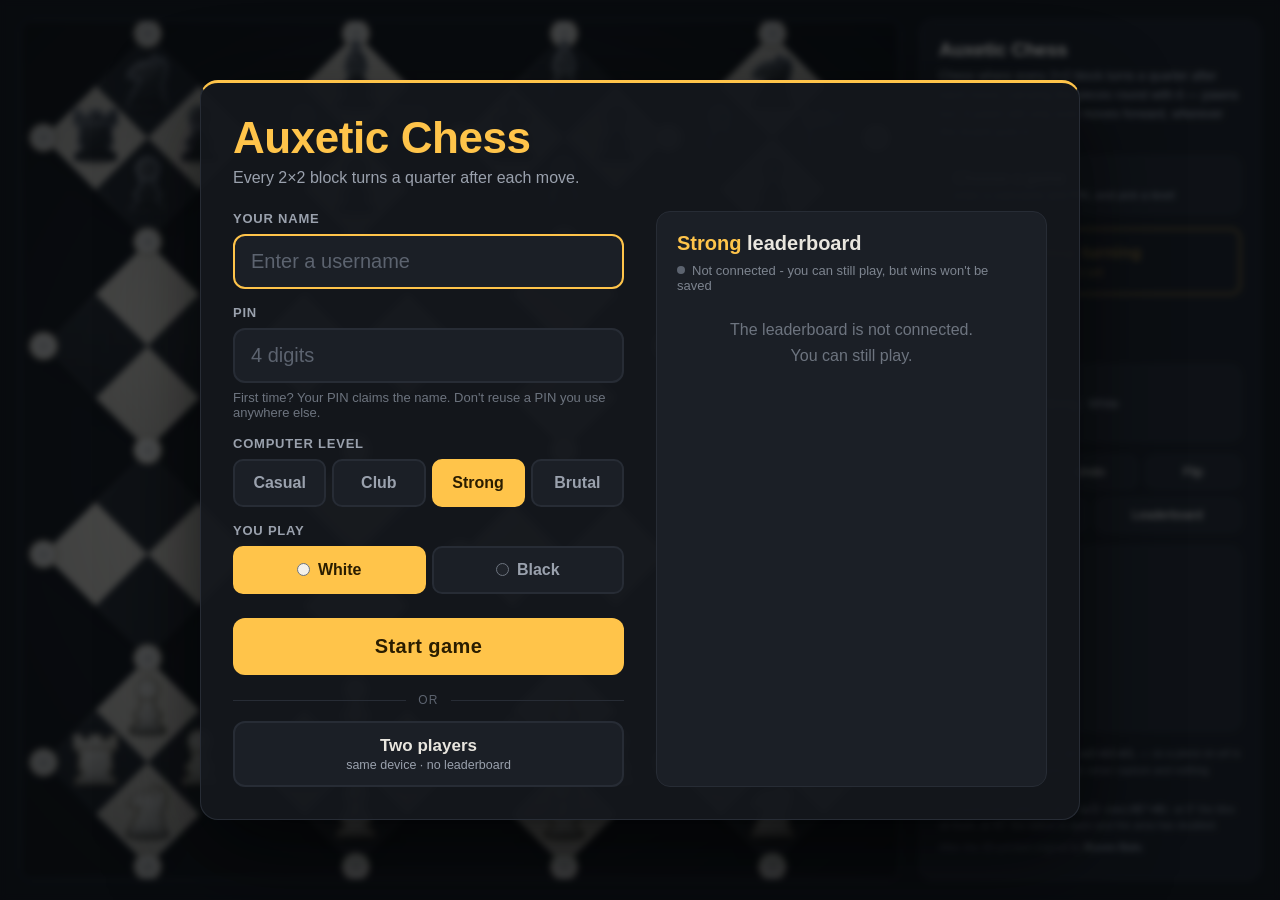
<file: index.html>
<!DOCTYPE html>
<html lang="en">
<head>
<meta charset="utf-8">
<meta name="viewport" content="width=device-width, initial-scale=1, viewport-fit=cover">
<title>Auxetic Chess</title>
<meta name="description" content="Chess on a rotating-squares auxetic board that blooms open and folds into play.">
<link rel="stylesheet" href="style.css">
<link rel="icon" href="data:image/svg+xml,<svg xmlns='http://www.w3.org/2000/svg' viewBox='0 0 32 32'><rect width='32' height='32' rx='6' fill='%23f7f4ee'/><rect x='4' y='4' width='12' height='12' fill='%2323272e'/><rect x='16' y='16' width='12' height='12' fill='%2323272e'/></svg>">
</head>
<body>

<main class="shell">

  <section class="stage">
    <canvas id="board" aria-label="Auxetic chess board"></canvas>

    <div id="promo" class="promo" hidden>
      <p>Promote to</p>
      <div id="promo-choices" class="promo-choices"></div>
    </div>

    <div id="mate" class="mate" hidden>
      <div class="mate-card">
        <span id="mate-king" class="mate-king w">&#9818;</span>
        <h2>Checkmate</h2>
        <p id="mate-winner">White wins</p>
        <p id="mate-rank" class="mate-rank" hidden></p>
      </div>
    </div>
  </section>

  <aside class="panel">
    <header class="brand">
      <h1>Auxetic Chess</h1>
      <p class="sub">Chess where every 2&times;2 block turns a quarter after each
      move, carrying the pieces round with it &mdash; pawns too. A pawn still
      only ever moves forward, wherever the board puts it.</p>
    </header>

    <div class="statusbox">
      <strong id="status">Unfolding</strong>
      <span id="detail"></span>
    </div>

    <button id="stop" class="stop-btn" disabled>
      <span id="stop-title" class="stop-title">Stop turning</span>
      <span id="stop-sub" class="stop-sub">3 left</span>
    </button>

    <div class="captures">
      <div class="cap-row">
        <span class="cap-label">White took</span>
        <span id="cap-white" class="cap glyphs b"></span>
        <span class="adv"></span>
      </div>
      <div class="cap-row">
        <span class="cap-label">Black took</span>
        <span id="cap-black" class="cap glyphs w"></span>
        <span class="adv"></span>
      </div>
    </div>

    <div class="player-card" id="player-card">
      <span id="pc-name" class="pc-name">Player</span>
      <span id="pc-meta" class="pc-meta">vs Computer &mdash; Strong &middot; White</span>
      <span id="pc-rank" class="pc-rank">Ranked</span>
    </div>

    <div class="controls">
      <div class="row buttons">
        <button id="new-game" class="primary">New game</button>
        <button id="undo">Undo</button>
        <button id="flip">Flip</button>
      </div>
      <div class="row buttons">
        <button id="menu-btn">Menu</button>
        <button id="lb-btn">Leaderboard</button>
      </div>
    </div>

    <ol id="moves" class="moves"></ol>

    <footer class="foot">
      <p>A block cycles its contents <span class="k">a1&rarr;a2&rarr;b2&rarr;b1</span>,
      &mdash; so a piece on a4 is carried to b4 &mdash; and a twist can never
      capture and nothing leaves its block.</p>
      <p>The board also folds, on
      <span class="k">d = a&#8730;2&#183;cos(45&deg;+&theta;)</span>: at 0&deg; the
      tiles sit flush, at 45&deg; the lattice is open and the area has doubled.</p>
      <p class="credit">After the 3D-printed original by <strong>Ruven Bals</strong>.</p>
    </footer>
  </aside>

</main>

<!-- Start screen. Shown on load, and again from Menu. -->
<div id="menu" class="menu">
  <div class="menu-card">
    <header class="menu-head">
      <h1>Auxetic Chess</h1>
      <p>Every 2&times;2 block turns a quarter after each move.</p>
    </header>

    <div class="menu-body">
      <form id="start-form" class="menu-form" novalidate>
        <label class="field-label" for="name">Your name</label>
        <input id="name" class="name-input" type="text" maxlength="16"
               autocomplete="nickname" spellcheck="false" placeholder="Enter a username">

        <label class="field-label" for="pin">PIN</label>
        <input id="pin" class="name-input pin-input" type="password" inputmode="numeric"
               pattern="[0-9]*" maxlength="4" autocomplete="off" placeholder="4 digits">
        <p id="name-hint" class="hint">First time? Your PIN claims the name. Don't reuse a PIN you use anywhere else.</p>

        <span class="field-label">Computer level</span>
        <div id="level-pick" class="seg seg-4" role="radiogroup" aria-label="Computer level">
          <button type="button" role="radio" data-level="0">Casual</button>
          <button type="button" role="radio" data-level="1">Club</button>
          <button type="button" role="radio" data-level="2">Strong</button>
          <button type="button" role="radio" data-level="3">Brutal</button>
        </div>

        <span class="field-label">You play</span>
        <div id="side-pick" class="seg seg-2" role="radiogroup" aria-label="You play">
          <button type="button" role="radio" data-side="white"><span class="side-dot w"></span>White</button>
          <button type="button" role="radio" data-side="black"><span class="side-dot b"></span>Black</button>
        </div>

        <button id="start" type="submit" class="start-btn">Start game</button>

        <div class="or"><span>or</span></div>
        <button id="two-players" type="button" class="two-btn">
          Two players<small>same device &middot; no leaderboard</small>
        </button>
        <button id="resume" type="button" class="resume-btn" hidden>Back to the game</button>
      </form>

      <section class="menu-lb" aria-live="polite">
        <h2><span id="menu-lb-level">Strong</span> leaderboard</h2>
        <p id="lb-status" class="lb-status">Connecting...</p>
        <div id="menu-lb-table"></div>
      </section>
    </div>
  </div>
</div>

<!-- The leaderboard, opened from the side panel during a game. -->
<div id="lb" class="lb" hidden>
  <div class="lb-card" role="dialog" aria-modal="true" aria-labelledby="lb-title">
    <header class="lb-head">
      <h2 id="lb-title">Leaderboard</h2>
      <button id="lb-close" class="lb-close" aria-label="Close">&times;</button>
    </header>
    <div id="lb-tabs" class="seg seg-4" role="tablist">
      <button type="button" role="tab" data-level="0">Casual</button>
      <button type="button" role="tab" data-level="1">Club</button>
      <button type="button" role="tab" data-level="2">Strong</button>
      <button type="button" role="tab" data-level="3">Brutal</button>
    </div>
    <div id="lb-table"></div>
    <p class="lb-note">Wins against the computer, shared by everyone who plays. Each win is checked by replaying the game. Games where Undo was used don't count.</p>
  </div>
</div>

<!-- Phaser drives the board renderer (js/board.js): WebGL, tweens, particles
     and the sound manager. Vendored rather than loaded from a CDN so the page
     still opens straight from the folder, with no build step and no network. -->
<script src="vendor/phaser.min.js"></script>
<script src="js/chess.js"></script>
<script src="js/ai.js"></script>
<script src="js/pieces.js"></script>
<script src="js/config.js"></script>
<script src="js/leaderboard.js"></script>
<script src="server/replay.js"></script>
<script src="js/sounds.js"></script>
<script src="js/board.js"></script>
<script src="js/main.js"></script>
</body>
</html>
</file>
<file: style.css>
:root {
  --bg: #0c0e12;
  --panel: #14171d;
  --panel-2: #1b1f26;
  --line: #272c35;
  --ink: #e9e6df;
  --ink-dim: #9aa1ad;
  --accent: #ffc44a;
  --accent-ink: #2a1d00;
  --radius: 12px;
  --font: ui-sans-serif, -apple-system, "SF Pro Text", "Segoe UI", Roboto, sans-serif;
  --mono: ui-monospace, "SF Mono", Menlo, Consolas, monospace;
}

* { box-sizing: border-box; }

html, body {
  margin: 0;
  height: 100%;
  background: var(--bg);
  color: var(--ink);
  font-family: var(--font);
  -webkit-font-smoothing: antialiased;
}

.shell {
  display: grid;
  grid-template-columns: minmax(0, 1fr) 340px;
  gap: 20px;
  height: 100%;
  padding: 20px;
}

/* ---- board stage ---- */

.stage {
  position: relative;
  min-width: 0;
  border-radius: var(--radius);
  overflow: hidden;
  background: #11141a;
  border: 1px solid var(--line);
}

#board {
  display: block;
  width: 100%;
  height: 100%;
  touch-action: manipulation;
}

.promo {
  position: absolute;
  inset: auto 0 0 0;
  margin: 0 auto 24px;
  width: max-content;
  padding: 14px 18px;
  background: rgba(20, 23, 29, 0.94);
  border: 1px solid var(--line);
  border-radius: var(--radius);
  box-shadow: 0 18px 50px rgba(0, 0, 0, 0.6);
  backdrop-filter: blur(8px);
  text-align: center;
}
.promo p { margin: 0 0 10px; font-size: 12px; color: var(--ink-dim); letter-spacing: 0.04em; text-transform: uppercase; }
.promo-choices { display: flex; gap: 8px; }
.promo-btn {
  width: 56px; height: 56px;
  font-size: 34px; line-height: 1;
  background: var(--panel-2);
  border: 1px solid var(--line);
  border-radius: 10px;
  color: var(--ink);
  cursor: pointer;
  transition: background .12s, transform .12s;
}
.promo-btn:hover { background: #2a303a; transform: translateY(-2px); }
.promo-btn .glyph.w { color: #f4f1ea; text-shadow: 0 1px 2px rgba(0,0,0,0.5); }
.promo-btn .glyph.b { color: #20242b; text-shadow: 0 1px 0 rgba(255,255,255,0.18); }

/* Checkmate announcement, over the board. The board stays shut underneath and
   only lightly dimmed, so the mating position can still be read. */
.mate {
  position: absolute;
  inset: 0;
  display: grid;
  place-items: center;
  padding: 16px;
  background: rgba(8, 10, 14, 0.38);
  pointer-events: none;
  animation: mate-fade .35s ease-out both;
}
/* Same specificity trap as `.row[hidden]`. */
.mate[hidden] { display: none; }
.mate-card {
  /* Side padding and the headline both shrink with the screen: on a phone the
     board is only ~370px wide, and at the desktop sizes CHECKMATE ran off it. */
  max-width: 100%;
  padding: 22px clamp(18px, 5vw, 48px) 26px;
  text-align: center;
  background: rgba(20, 23, 29, 0.94);
  border: 2px solid var(--accent);
  border-radius: 18px;
  box-shadow: 0 24px 70px rgba(0, 0, 0, 0.7), 0 0 0 6px rgba(255, 196, 74, 0.12);
  backdrop-filter: blur(8px);
  animation: mate-pop .5s cubic-bezier(.2, 1.4, .4, 1) both;
}
.mate-king { display: block; font-size: clamp(48px, 8vw, 80px); line-height: 1; }
.mate-king.w { color: #f4f1ea; text-shadow: 0 2px 4px rgba(0,0,0,0.6); }
.mate-king.b { color: #20242b; text-shadow: 0 0 1px rgba(255,255,255,0.7), 0 0 14px rgba(255,255,255,0.18); }
.mate-card h2 {
  margin: 6px 0 0;
  font-size: clamp(30px, 8vw, 72px);
  font-weight: 800;
  line-height: 1;
  letter-spacing: 0.04em;
  text-transform: uppercase;
  color: var(--accent);
}
.mate-card p {
  margin: 10px 0 0;
  font-size: clamp(20px, 3vw, 28px);
  font-weight: 600;
  color: var(--ink);
}
@keyframes mate-fade { from { opacity: 0; } }
@keyframes mate-pop { from { opacity: 0; transform: scale(.85); } }

/* ---- side panel ---- */

.panel {
  display: flex;
  flex-direction: column;
  gap: 14px;
  min-height: 0;
  padding: 18px;
  background: var(--panel);
  border: 1px solid var(--line);
  border-radius: var(--radius);
  overflow-y: auto;
}

.brand h1 {
  margin: 0;
  font-size: 19px;
  letter-spacing: -0.01em;
}
.brand .sub {
  margin: 6px 0 0;
  font-size: 12.5px;
  line-height: 1.5;
  color: var(--ink-dim);
}

.statusbox {
  display: flex;
  flex-direction: column;
  gap: 3px;
  padding: 12px 14px;
  background: var(--panel-2);
  border: 1px solid var(--line);
  border-radius: 10px;
}
.statusbox strong { font-size: 15px; }
.statusbox span { font-size: 11.5px; color: var(--ink-dim); font-variant-numeric: tabular-nums; }

/* Stop turning. Outlined when available, filled once pressed ("armed") so it is
   unmistakable that the next move will stop the board. */
.stop-btn {
  flex: none;
  display: flex;
  flex-direction: column;
  align-items: center;
  gap: 3px;
  padding: 13px 14px;
  color: var(--accent);
  background: transparent;
  border: 2px solid var(--accent);
  border-radius: 10px;
  transition: background .12s, color .12s, opacity .12s;
}
.stop-btn:hover { background: rgba(255, 196, 74, 0.10); }
.stop-btn.armed { background: var(--accent); color: var(--accent-ink); }
.stop-btn.armed:hover { background: #ffd170; }
.stop-btn.running { border-style: dashed; }
.stop-btn:disabled { opacity: 0.42; cursor: default; background: transparent; }
.stop-title { font-size: 17px; font-weight: 700; letter-spacing: 0.01em; }
.stop-sub { font-size: 12.5px; font-weight: 500; opacity: 0.9; }

.moves .stop-mark {
  margin-left: 5px;
  padding: 0 4px;
  font-size: 9.5px;
  font-weight: 700;
  letter-spacing: 0.05em;
  text-transform: uppercase;
  vertical-align: 1px;
  color: var(--accent-ink);
  background: var(--accent);
  border-radius: 3px;
}

/* Who is playing, and whether the game counts. */
.player-card {
  display: flex;
  flex-direction: column;
  gap: 2px;
  padding: 11px 14px;
  background: var(--panel-2);
  border: 1px solid var(--line);
  border-left: 3px solid var(--accent);
  border-radius: 10px;
}
.pc-name { font-size: 16px; font-weight: 700; overflow-wrap: anywhere; }
.pc-meta { font-size: 12px; color: var(--ink-dim); }
.pc-rank { margin-top: 4px; font-size: 11.5px; font-weight: 600; }
.pc-rank.on { color: var(--accent); }
.pc-rank.off { color: #7d848f; }

.mate-rank {
  font-size: clamp(14px, 2vw, 18px) !important;
  font-weight: 600 !important;
  color: var(--accent) !important;
}
.mate-rank[hidden] { display: none; }

/* ---- start screen ---- */

.menu, .lb {
  position: fixed;
  inset: 0;
  z-index: 10;
  display: grid;
  place-items: center;
  overflow-y: auto;
  padding: max(16px, env(safe-area-inset-top)) 16px max(16px, env(safe-area-inset-bottom));
  /* Dim, not hide: the bloomed-open board shows through behind it. */
  background: rgba(8, 10, 14, 0.62);
  backdrop-filter: blur(3px);
}
.menu[hidden], .lb[hidden] { display: none; }

.menu-card, .lb-card {
  width: min(880px, 100%);
  background: rgba(20, 23, 29, 0.96);
  border: 1px solid var(--line);
  border-top: 3px solid var(--accent);
  border-radius: 18px;
  box-shadow: 0 30px 90px rgba(0, 0, 0, 0.7);
  animation: mate-pop .35s cubic-bezier(.2, 1.2, .4, 1) both;
}
.menu-card { padding: 30px 32px 32px; }

.menu-head h1 {
  margin: 0;
  font-size: clamp(30px, 5vw, 44px);
  font-weight: 800;
  letter-spacing: -0.01em;
  color: var(--accent);
}
.menu-head p { margin: 6px 0 0; font-size: 16px; color: var(--ink-dim); }

.menu-body {
  display: grid;
  grid-template-columns: minmax(0, 1fr) minmax(0, 1fr);
  gap: 32px;
  margin-top: 24px;
}

.menu-form { display: flex; flex-direction: column; }
.field-label {
  margin: 16px 0 8px;
  font-size: 13px;
  font-weight: 600;
  letter-spacing: 0.06em;
  text-transform: uppercase;
  color: var(--ink-dim);
}
.field-label:first-child { margin-top: 0; }

.name-input {
  width: 100%;
  padding: 14px 16px;
  font: 600 20px var(--font);
  color: var(--ink);
  background: var(--panel-2);
  border: 2px solid var(--line);
  border-radius: 12px;
  outline: none;
}
.name-input:focus { border-color: var(--accent); }
.name-input::placeholder { color: #5c636f; font-weight: 500; }
.hint { margin: 7px 0 0; font-size: 13px; color: #6d747f; }
.pin-input { letter-spacing: 0.4em; font-variant-numeric: tabular-nums; }
.pin-input::placeholder { letter-spacing: normal; }
.start-btn:disabled { opacity: 0.6; cursor: progress; }

/* Whether wins will be saved: green dot online, grey offline. */
.lb-status { margin: -4px 0 12px; font-size: 13px; color: #7d848f; }
.lb-status::before {
  content: '';
  display: inline-block;
  width: 8px; height: 8px;
  margin-right: 7px;
  vertical-align: 1px;
  border-radius: 50%;
  background: #5c636f;
}
.lb-status.up { color: #9fd8b4; }
.lb-status.up::before { background: #4cc27a; }
.hint.bad { color: #ff7a6b; font-weight: 600; }

/* Segmented pickers: level, colour, and the leaderboard tabs. */
.seg { display: grid; gap: 6px; }
.seg-4 { grid-template-columns: repeat(4, minmax(0, 1fr)); }
.seg-2 { grid-template-columns: repeat(2, minmax(0, 1fr)); }
.seg button {
  padding: 13px 6px;
  font-size: 16px;
  font-weight: 600;
  color: var(--ink-dim);
  background: var(--panel-2);
  border: 2px solid var(--line);
  border-radius: 10px;
}
.seg button:hover { color: var(--ink); background: #232832; }
.seg button.on { color: var(--accent-ink); background: var(--accent); border-color: var(--accent); }
.side-dot {
  display: inline-block;
  width: 13px; height: 13px;
  margin-right: 8px;
  vertical-align: -1px;
  border-radius: 50%;
  border: 1.5px solid #6d747f;
}
.side-dot.w { background: #f4f1ea; }
.side-dot.b { background: #20242b; }

.start-btn {
  flex: none;
  margin-top: 24px;
  padding: 17px;
  font-size: 20px;
  font-weight: 800;
  letter-spacing: 0.02em;
  color: var(--accent-ink);
  background: var(--accent);
  border: none;
  border-radius: 12px;
}
.start-btn:hover { background: #ffd170; }

.or {
  display: flex;
  align-items: center;
  gap: 12px;
  margin: 18px 0 14px;
  font-size: 12px;
  text-transform: uppercase;
  letter-spacing: 0.1em;
  color: #5c636f;
}
.or::before, .or::after { content: ''; flex: 1; height: 1px; background: var(--line); }

.two-btn, .resume-btn {
  flex: none;
  display: flex;
  flex-direction: column;
  align-items: center;
  gap: 2px;
  padding: 13px;
  font-size: 17px;
  font-weight: 700;
  border: 2px solid var(--line);
  border-radius: 12px;
}
.two-btn small { font-size: 12.5px; font-weight: 500; color: var(--ink-dim); }
.resume-btn { margin-top: 10px; background: transparent; color: var(--ink-dim); }
.resume-btn[hidden] { display: none; }

.menu-lb {
  padding: 20px;
  background: var(--panel-2);
  border: 1px solid var(--line);
  border-radius: 14px;
}
.menu-lb h2, .lb-head h2 {
  margin: 0 0 12px;
  font-size: 20px;
  font-weight: 700;
}
.menu-lb h2 span { color: var(--accent); }

.lb-table { width: 100%; border-collapse: collapse; font-size: 16px; font-variant-numeric: tabular-nums; }
.lb-table th {
  padding: 0 8px 8px;
  font-size: 12px;
  font-weight: 600;
  letter-spacing: 0.06em;
  text-transform: uppercase;
  text-align: left;
  color: #6d747f;
  border-bottom: 1px solid var(--line);
}
.lb-table td { padding: 9px 8px; border-bottom: 1px solid rgba(255, 255, 255, 0.04); overflow-wrap: anywhere; }
.lb-table th:first-child, .lb-table td:first-child { width: 36px; color: #7d848f; }
.lb-table th:last-child, .lb-table td:last-child { width: 60px; text-align: right; font-weight: 700; }
.lb-table tbody tr:nth-child(1) td:first-child { color: var(--accent); font-weight: 800; }
.lb-table tr.me td { color: var(--accent); }
.lb-table tr.me td:nth-child(2) { font-weight: 700; }
.lb-empty { margin: 24px 0; text-align: center; font-size: 16px; line-height: 1.6; color: #6d747f; }

/* ---- leaderboard window ---- */

.lb { z-index: 11; }
.lb-card { width: min(480px, 100%); padding: 22px 24px 20px; }
.lb-head { display: flex; align-items: center; justify-content: space-between; }
.lb-head h2 { margin: 0; font-size: 24px; }
.lb-close {
  flex: none;
  width: 40px; height: 40px;
  padding: 0;
  font-size: 26px;
  line-height: 1;
  border-radius: 10px;
}
#lb-tabs { margin: 16px 0 14px; }
#lb-tabs button { padding: 10px 4px; font-size: 14.5px; }
.lb-note { margin: 14px 0 0; font-size: 12.5px; line-height: 1.5; color: #6d747f; }

.captures { display: flex; flex-direction: column; gap: 6px; }
.cap-row { display: flex; align-items: center; gap: 8px; font-size: 11.5px; }
.cap-label { color: var(--ink-dim); width: 70px; flex: none; }
.cap { font-size: 17px; line-height: 1; letter-spacing: -1px; min-height: 18px; flex: 1; word-break: break-all; }
.cap.w { color: #f2efe9; }
.cap.b { color: #79808d; }
.cap .none { color: #4a515c; font-size: 12px; }
.adv { color: var(--accent); font-size: 11px; font-weight: 600; font-variant-numeric: tabular-nums; }

.controls { display: flex; flex-direction: column; gap: 9px; }
.row { display: flex; align-items: center; gap: 10px; }
/* `.row` would otherwise beat the user agent's [hidden] rule on specificity,
   so hiding a row would do nothing. */
.row[hidden] { display: none; }
.row label { font-size: 11.5px; color: var(--ink-dim); width: 70px; flex: none; }
.row select {
  flex: 1;
  padding: 7px 9px;
  font-family: inherit;
  font-size: 12.5px;
  color: var(--ink);
  background: var(--panel-2);
  border: 1px solid var(--line);
  border-radius: 8px;
  cursor: pointer;
}
.buttons { gap: 7px; }
button {
  flex: 1;
  padding: 9px 10px;
  font-family: inherit;
  font-size: 12.5px;
  font-weight: 500;
  color: var(--ink);
  background: var(--panel-2);
  border: 1px solid var(--line);
  border-radius: 8px;
  cursor: pointer;
  transition: background .12s;
}
button:hover { background: #262c36; }
button.primary { background: var(--accent); color: var(--accent-ink); border-color: var(--accent); font-weight: 600; }
button.primary:hover { background: #ffd170; }

.moves {
  flex: 1;
  min-height: 90px;
  max-height: 260px;
  margin: 0;
  padding: 8px;
  overflow-y: auto;
  list-style: none;
  background: var(--panel-2);
  border: 1px solid var(--line);
  border-radius: 10px;
  font-family: var(--mono);
  font-size: 12px;
}
.moves li { display: grid; grid-template-columns: 30px 1fr 1fr; gap: 6px; padding: 2.5px 4px; border-radius: 4px; }
.moves li:nth-child(odd) { background: rgba(255, 255, 255, 0.022); }
.moves .n { color: #5c636f; }
.moves .m { color: var(--ink); }

.foot { font-size: 10.5px; line-height: 1.6; color: #6d747f; }
.foot p { margin: 0 0 5px; }
.foot .k { font-family: var(--mono); color: #9aa1ad; }
.foot .credit { color: #565c66; }
.foot .credit strong { color: #7d848f; font-weight: 600; }

/* ---- narrow screens ---- */

@media (max-width: 900px) {
  .shell {
    grid-template-columns: 1fr;
    grid-template-rows: minmax(0, 1fr) auto;
    height: auto;
    min-height: 100%;
    padding: 12px;
    gap: 12px;
  }
  .stage { aspect-ratio: 1 / 1; height: auto; }
  .panel { max-height: none; overflow: visible; }
  .moves { max-height: 160px; }
  .menu, .lb { place-items: start center; }
  .menu-card { padding: 22px 18px 22px; }
  .menu-body { grid-template-columns: 1fr; gap: 20px; margin-top: 16px; }
}

@media (max-width: 460px) {
  .shell { padding: 8px; gap: 8px; }
  .panel { padding: 14px; }
}
</file>
